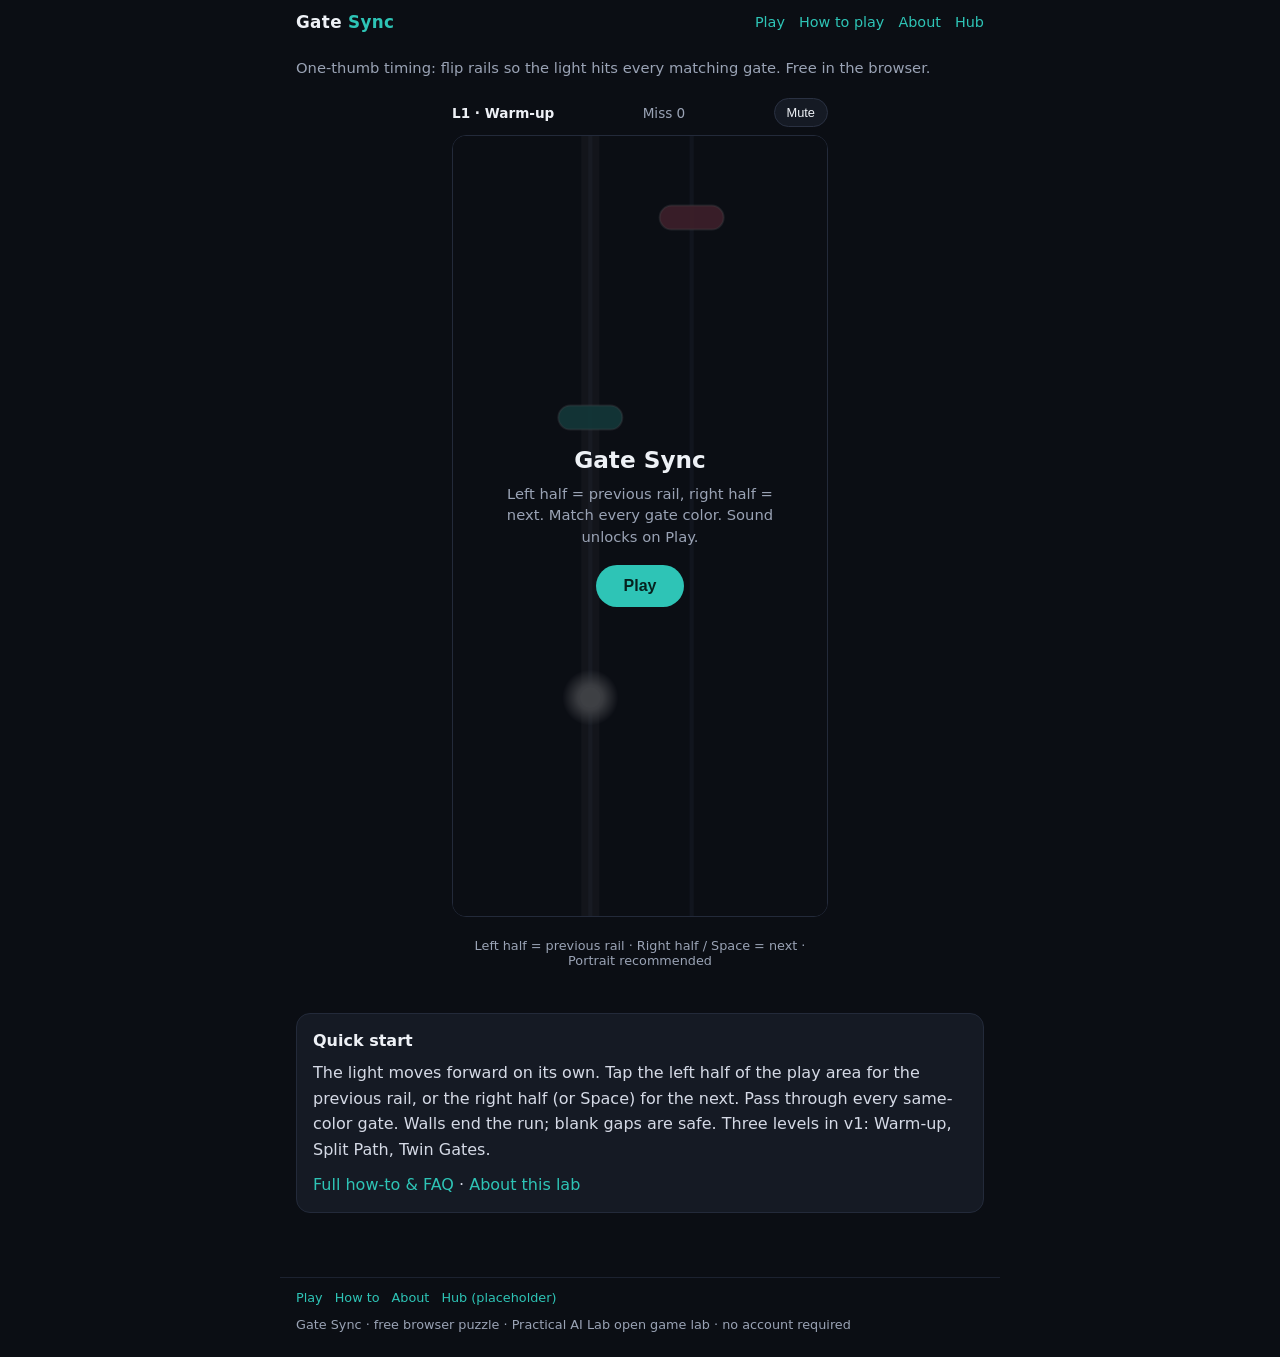
<file: gate-sync/index.html>
<!DOCTYPE html>
<html lang="en">
<head>
  <meta charset="utf-8" />
  <meta name="viewport" content="width=device-width, initial-scale=1, viewport-fit=cover" />
  <title>Gate Sync — free browser game (no download)</title>
  <meta name="description" content="Gate Sync is a free one-thumb color rail timing puzzle. Flip rails so the light hits every matching gate. Play in the browser — no account, no download." />
  <meta name="keywords" content="gate sync browser game free no download, one thumb color gates mobile game, color rail timing puzzle online free" />
  <link rel="canonical" href="./index.html" />
  <meta property="og:title" content="Gate Sync — free browser game" />
  <meta property="og:description" content="One-thumb timing: flip rails so the light hits every matching gate." />
  <meta property="og:type" content="website" />
  <link rel="stylesheet" href="css/style.css" />
</head>
<body>
  <header class="site-header">
    <div class="brand">Gate <span>Sync</span></div>
    <nav class="nav" aria-label="Primary">
      <a href="index.html">Play</a>
      <a href="howto.html">How to play</a>
      <a href="about.html">About</a>
      <a href="#hub">Hub</a>
    </nav>
  </header>
  <p class="tagline">One-thumb timing: flip rails so the light hits every matching gate. Free in the browser.</p>

  <main id="game-shell">
    <h1 class="hidden">Gate Sync — free browser game</h1>
    <div id="hud">
      <span id="hud-level">L1 · Warm-up</span>
      <span id="hud-stars" class="hidden">★★★</span>
      <span id="hud-miss">Miss 0</span>
      <button type="button" id="btn-mute" aria-pressed="false" title="Mute sound">Mute</button>
    </div>
    <div id="game-wrap">
      <div id="twin-hint" class="hidden" aria-live="polite"></div>
      <div id="sound-tip" class="hidden" aria-hidden="true">Sound unlocks on Play</div>
      <canvas id="game" width="390" height="700" aria-label="Gate Sync play area"></canvas>
      <div id="overlay">
        <h2 id="overlay-title">Gate Sync</h2>
        <p id="overlay-sub">Left half = previous rail, right half = next. Match every gate color. Sound unlocks on Play.</p>
        <button type="button" id="overlay-btn">Play</button>
      </div>
    </div>
    <p class="hint-bar">Left half = previous rail · Right half / Space = next · Portrait recommended</p>
  </main>

  <section class="page" style="padding-top:0">
    <div class="card">
      <strong>Quick start</strong>
      <p style="margin:0.4em 0 0">The light moves forward on its own. Tap the left half of the play area for the previous rail, or the right half (or Space) for the next. Pass through every same-color gate. Walls end the run; blank gaps are safe. Three levels in v1: Warm-up, Split Path, Twin Gates.</p>
      <p style="margin:0.6em 0 0"><a href="howto.html">Full how-to &amp; FAQ</a> · <a href="about.html">About this lab</a></p>
    </div>
  </section>

  <footer class="site-footer">
    <nav>
      <a href="index.html">Play</a>
      <a href="howto.html">How to</a>
      <a href="about.html">About</a>
      <a id="hub" href="./">Hub (placeholder)</a>
    </nav>
    <p>Gate Sync · free browser puzzle · Practical AI Lab open game lab · no account required</p>
  </footer>

  <script src="js/audio.js"></script>
  <script src="js/game.js"></script>
</body>
</html>
</file>
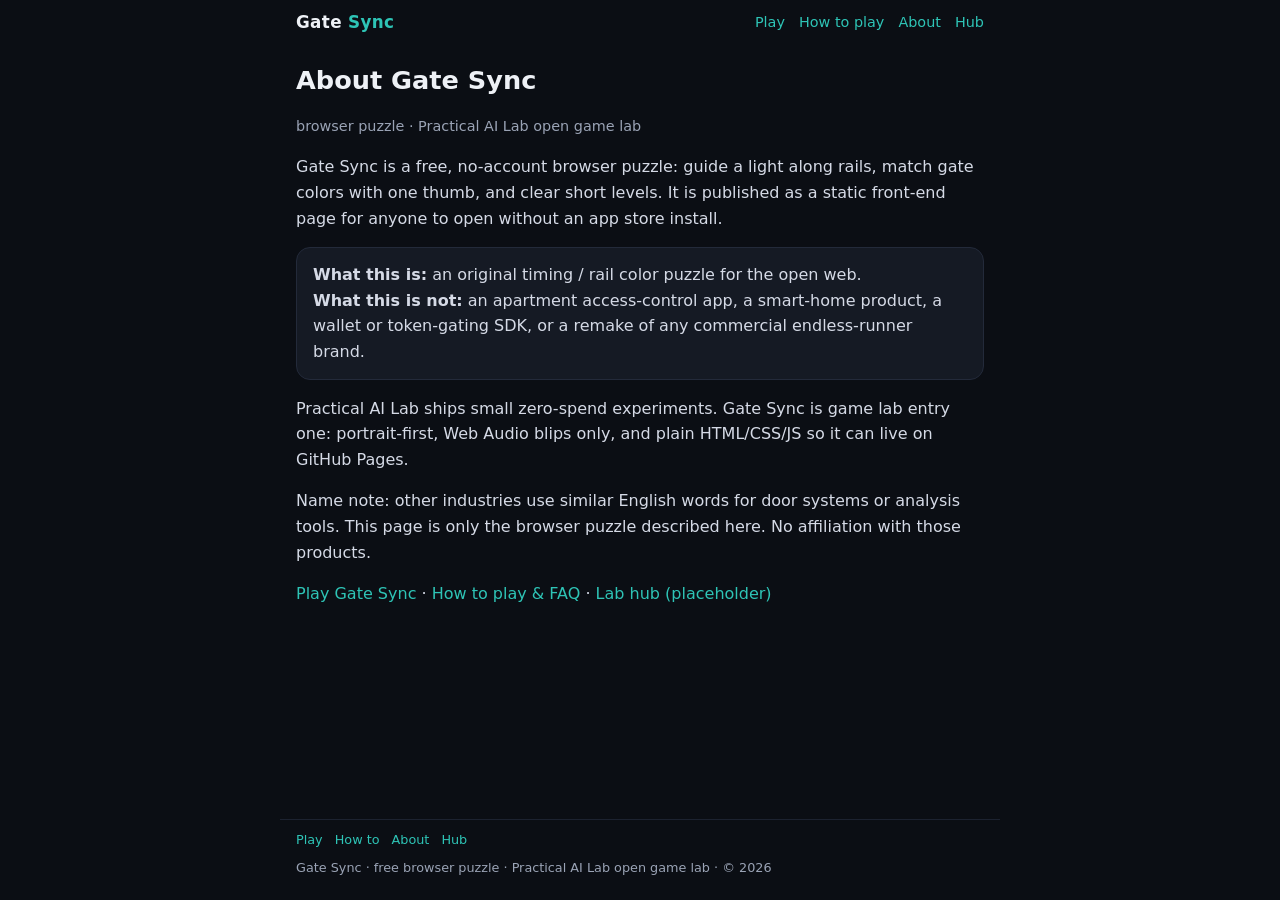
<file: gate-sync/about.html>
<!DOCTYPE html>
<html lang="en">
<head>
  <meta charset="utf-8" />
  <meta name="viewport" content="width=device-width, initial-scale=1" />
  <title>About Gate Sync — Practical AI Lab browser puzzle</title>
  <meta name="description" content="Gate Sync is a free browser puzzle from Practical AI Lab open game lab. Not an access-control product." />
  <link rel="stylesheet" href="css/style.css" />
</head>
<body>
  <header class="site-header">
    <div class="brand">Gate <span>Sync</span></div>
    <nav class="nav" aria-label="Primary">
      <a href="index.html">Play</a>
      <a href="howto.html">How to play</a>
      <a href="about.html">About</a>
      <a href="index.html#hub">Hub</a>
    </nav>
  </header>

  <article class="page">
    <h1>About Gate Sync</h1>
    <p class="meta">browser puzzle · Practical AI Lab open game lab</p>

    <p>
      Gate Sync is a free, no-account browser puzzle: guide a light along rails, match gate
      colors with one thumb, and clear short levels. It is published as a static front-end page
      for anyone to open without an app store install.
    </p>

    <div class="card">
      <p style="margin:0">
        <strong>What this is:</strong> an original timing / rail color puzzle for the open web.<br />
        <strong>What this is not:</strong> an apartment access-control app, a smart-home product,
        a wallet or token-gating SDK, or a remake of any commercial endless-runner brand.
      </p>
    </div>

    <p>
      Practical AI Lab ships small zero-spend experiments. Gate Sync is game lab entry one:
      portrait-first, Web Audio blips only, and plain HTML/CSS/JS so it can live on GitHub Pages.
    </p>

    <p>
      Name note: other industries use similar English words for door systems or analysis tools.
      This page is only the browser puzzle described here. No affiliation with those products.
    </p>

    <p>
      <a href="index.html">Play Gate Sync</a> ·
      <a href="howto.html">How to play &amp; FAQ</a> ·
      <a href="index.html#hub">Lab hub (placeholder)</a>
    </p>
  </article>

  <footer class="site-footer">
    <nav>
      <a href="index.html">Play</a>
      <a href="howto.html">How to</a>
      <a href="about.html">About</a>
      <a href="index.html#hub">Hub</a>
    </nav>
    <p>Gate Sync · free browser puzzle · Practical AI Lab open game lab · © 2026</p>
  </footer>
</body>
</html>
</file>
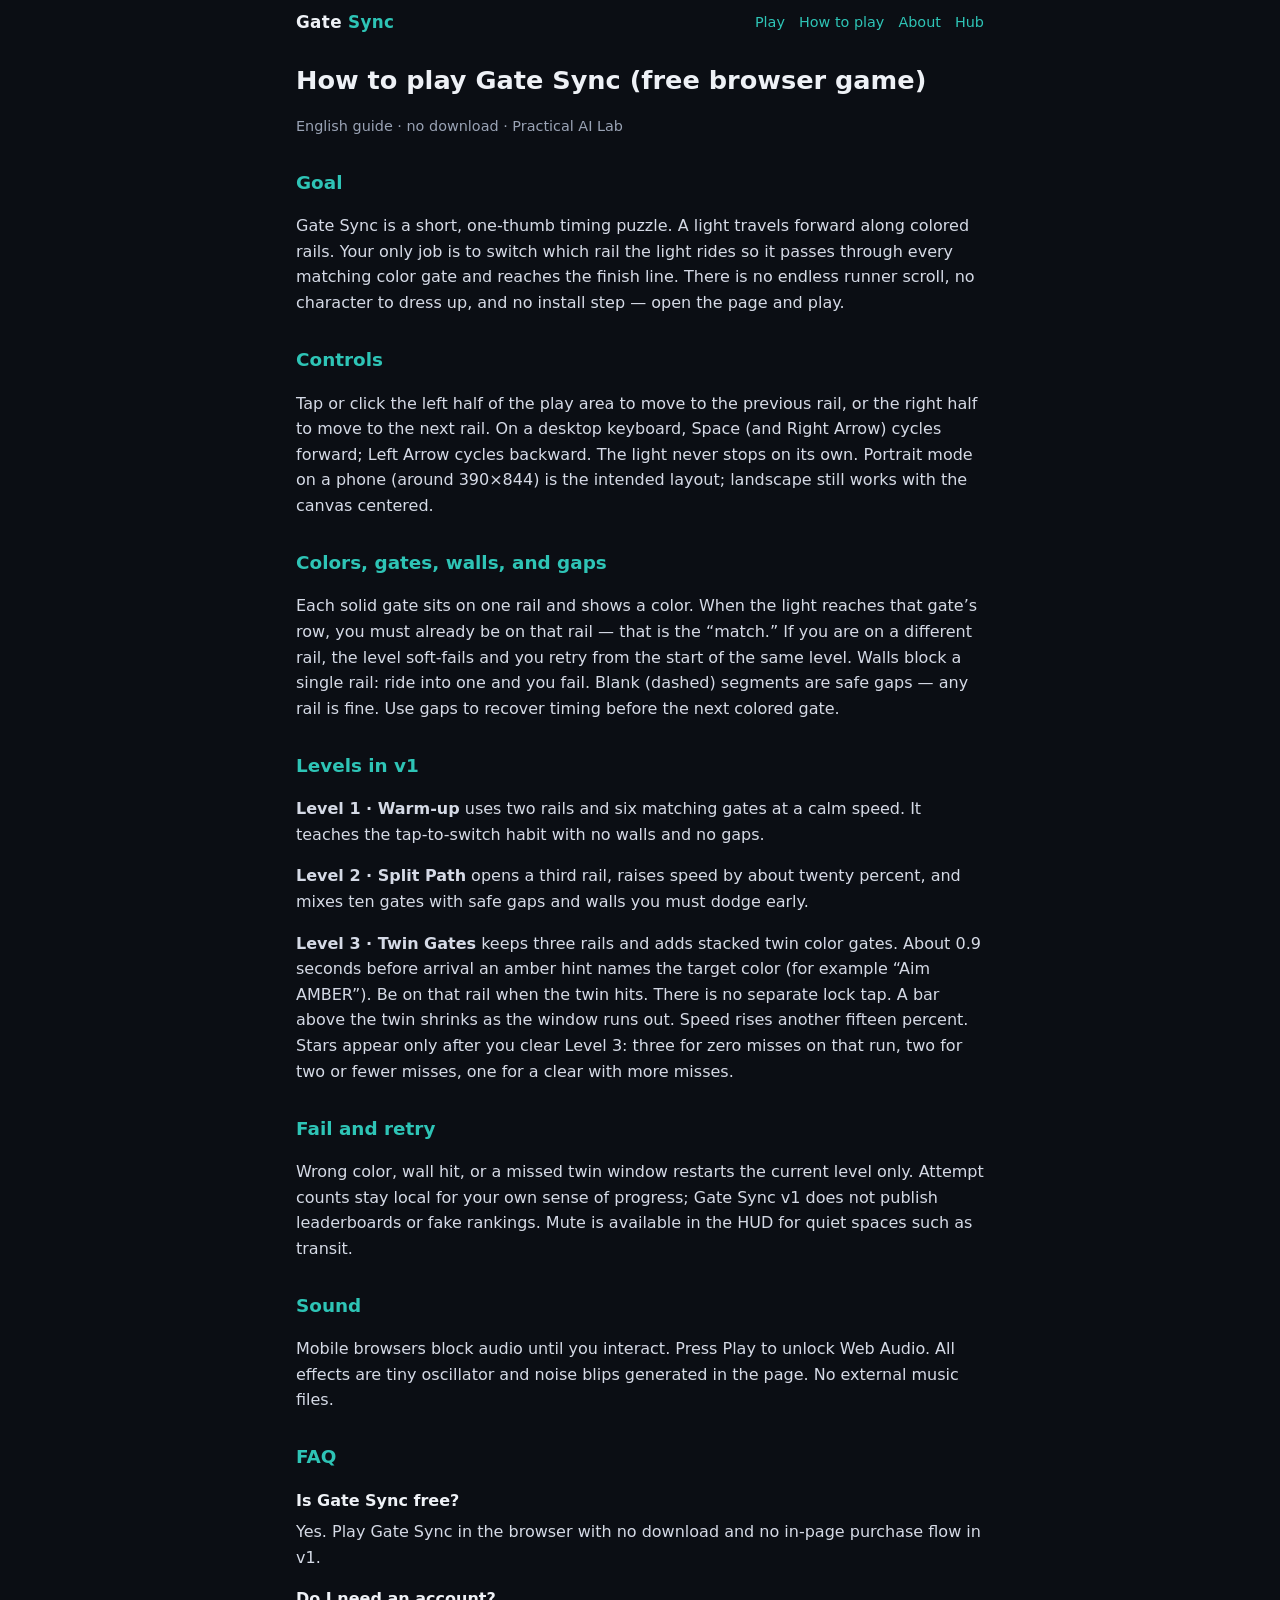
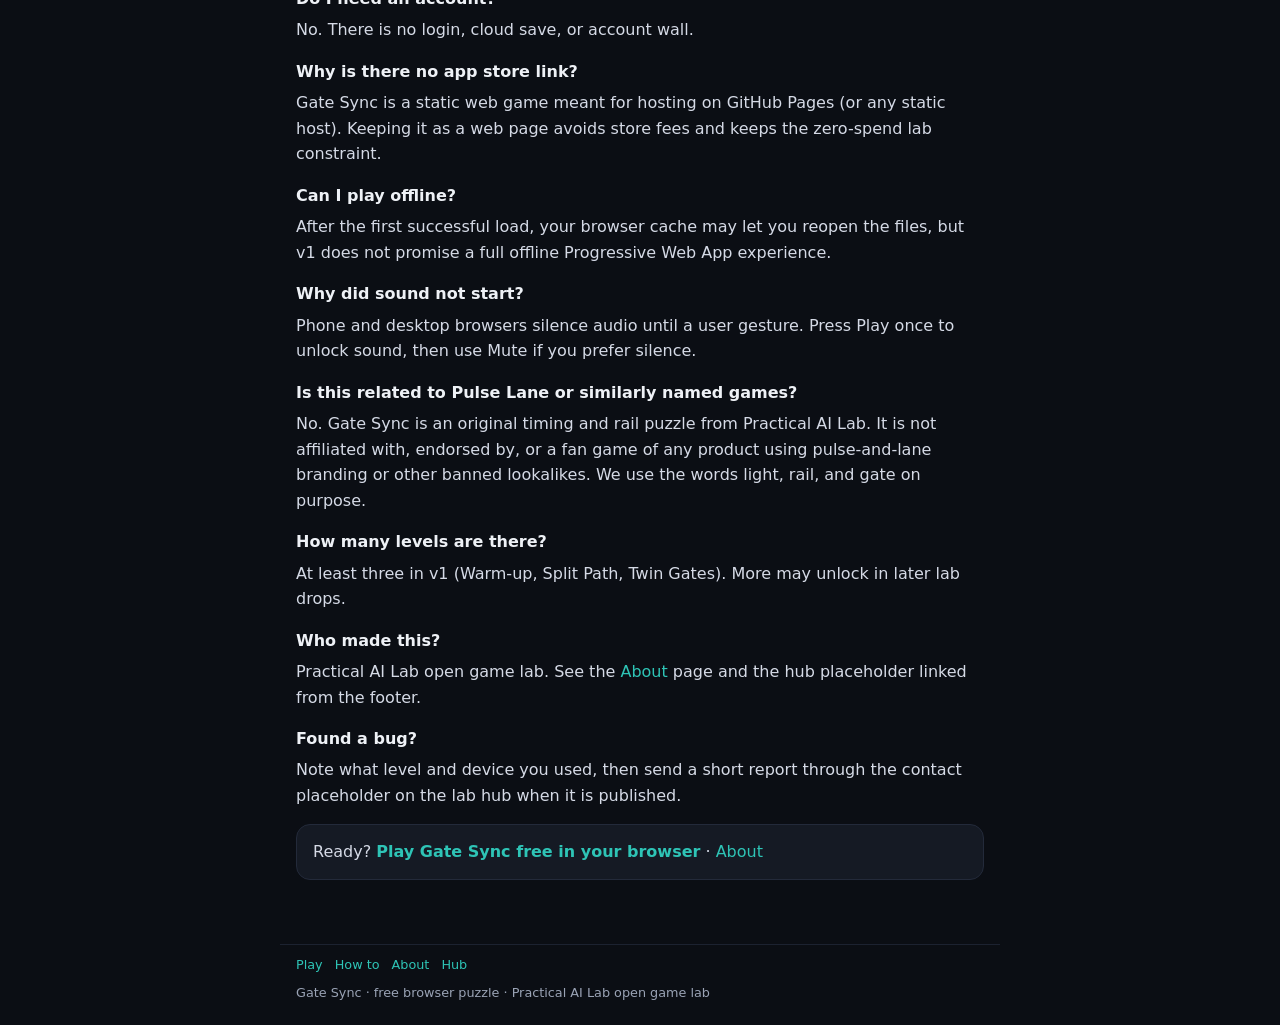
<file: gate-sync/howto.html>
<!DOCTYPE html>
<html lang="en">
<head>
  <meta charset="utf-8" />
  <meta name="viewport" content="width=device-width, initial-scale=1" />
  <title>How to play Gate Sync — free browser timing puzzle</title>
  <meta name="description" content="Learn Gate Sync: switch rails with one thumb, match gate colors, dodge walls, and clear Twin Gates. Free browser game FAQ." />
  <link rel="stylesheet" href="css/style.css" />
</head>
<body>
  <header class="site-header">
    <div class="brand">Gate <span>Sync</span></div>
    <nav class="nav" aria-label="Primary">
      <a href="index.html">Play</a>
      <a href="howto.html">How to play</a>
      <a href="about.html">About</a>
      <a href="index.html#hub">Hub</a>
    </nav>
  </header>

  <article class="page">
    <h1>How to play Gate Sync (free browser game)</h1>
    <p class="meta">English guide · no download · Practical AI Lab</p>

    <h2>Goal</h2>
    <p>
      Gate Sync is a short, one-thumb timing puzzle. A light travels forward along colored rails.
      Your only job is to switch which rail the light rides so it passes through every matching
      color gate and reaches the finish line. There is no endless runner scroll, no character to
      dress up, and no install step — open the page and play.
    </p>

    <h2>Controls</h2>
    <p>
      Tap or click the left half of the play area to move to the previous rail, or the right half
      to move to the next rail. On a desktop keyboard, Space (and Right Arrow) cycles forward;
      Left Arrow cycles backward. The light never stops on its own. Portrait mode on a phone
      (around 390×844) is the intended layout; landscape still works with the canvas centered.
    </p>

    <h2>Colors, gates, walls, and gaps</h2>
    <p>
      Each solid gate sits on one rail and shows a color. When the light reaches that gate’s row,
      you must already be on that rail — that is the “match.” If you are on a different rail, the
      level soft-fails and you retry from the start of the same level. Walls block a single rail:
      ride into one and you fail. Blank (dashed) segments are safe gaps — any rail is fine. Use
      gaps to recover timing before the next colored gate.
    </p>

    <h2>Levels in v1</h2>
    <p>
      <strong>Level 1 · Warm-up</strong> uses two rails and six matching gates at a calm speed.
      It teaches the tap-to-switch habit with no walls and no gaps.
    </p>
    <p>
      <strong>Level 2 · Split Path</strong> opens a third rail, raises speed by about twenty
      percent, and mixes ten gates with safe gaps and walls you must dodge early.
    </p>
    <p>
      <strong>Level 3 · Twin Gates</strong> keeps three rails and adds stacked twin color gates.
      About 0.9 seconds before arrival an amber hint names the target color (for example
      “Aim AMBER”). Be on that rail when the twin hits. There is no separate lock tap. A bar
      above the twin shrinks as the window runs out. Speed rises another fifteen percent.
      Stars appear only after you clear Level 3: three for zero misses on that run, two for two
      or fewer misses, one for a clear with more misses.
    </p>

    <h2>Fail and retry</h2>
    <p>
      Wrong color, wall hit, or a missed twin window restarts the current level only. Attempt
      counts stay local for your own sense of progress; Gate Sync v1 does not publish leaderboards
      or fake rankings. Mute is available in the HUD for quiet spaces such as transit.
    </p>

    <h2>Sound</h2>
    <p>
      Mobile browsers block audio until you interact. Press Play to unlock Web Audio. All effects
      are tiny oscillator and noise blips generated in the page. No external music files.
    </p>

    <h2>FAQ</h2>
    <dl class="faq">
      <dt>Is Gate Sync free?</dt>
      <dd>Yes. Play Gate Sync in the browser with no download and no in-page purchase flow in v1.</dd>

      <dt>Do I need an account?</dt>
      <dd>No. There is no login, cloud save, or account wall.</dd>

      <dt>Why is there no app store link?</dt>
      <dd>
        Gate Sync is a static web game meant for hosting on GitHub Pages (or any static host).
        Keeping it as a web page avoids store fees and keeps the zero-spend lab constraint.
      </dd>

      <dt>Can I play offline?</dt>
      <dd>
        After the first successful load, your browser cache may let you reopen the files, but v1
        does not promise a full offline Progressive Web App experience.
      </dd>

      <dt>Why did sound not start?</dt>
      <dd>
        Phone and desktop browsers silence audio until a user gesture. Press Play once to unlock
        sound, then use Mute if you prefer silence.
      </dd>

      <dt>Is this related to Pulse Lane or similarly named games?</dt>
      <dd>
        No. Gate Sync is an original timing and rail puzzle from Practical AI Lab. It is not
        affiliated with, endorsed by, or a fan game of any product using pulse-and-lane branding
        or other banned lookalikes. We use the words light, rail, and gate on purpose.
      </dd>

      <dt>How many levels are there?</dt>
      <dd>At least three in v1 (Warm-up, Split Path, Twin Gates). More may unlock in later lab drops.</dd>

      <dt>Who made this?</dt>
      <dd>
        Practical AI Lab open game lab. See the <a href="about.html">About</a> page and the hub
        placeholder linked from the footer.
      </dd>

      <dt>Found a bug?</dt>
      <dd>
        Note what level and device you used, then send a short report through the contact
        placeholder on the lab hub when it is published.
      </dd>
    </dl>

    <p class="card">
      Ready? <a href="index.html"><strong>Play Gate Sync free in your browser</strong></a>
      · <a href="about.html">About</a>
    </p>
  </article>

  <footer class="site-footer">
    <nav>
      <a href="index.html">Play</a>
      <a href="howto.html">How to</a>
      <a href="about.html">About</a>
      <a href="index.html#hub">Hub</a>
    </nav>
    <p>Gate Sync · free browser puzzle · Practical AI Lab open game lab</p>
  </footer>
</body>
</html>
</file>
<file: gate-sync/css/style.css>
/* Gate Sync — portrait-first abstract UI */
:root {
  --bg: #0b0e14;
  --panel: #151a24;
  --text: #eef1f6;
  --muted: #9aa3b5;
  --accent: #2ec4b6;
  --warn: #f4a261;
  --danger: #e85d75;
  --radius: 14px;
  --font: system-ui, -apple-system, "Segoe UI", Roboto, sans-serif;
}

* { box-sizing: border-box; }
html, body {
  margin: 0;
  padding: 0;
  background: var(--bg);
  color: var(--text);
  font-family: var(--font);
  min-height: 100%;
}
body {
  display: flex;
  flex-direction: column;
  align-items: center;
  min-height: 100vh;
}

a { color: var(--accent); text-decoration: none; }
a:hover { text-decoration: underline; }

.site-header, .site-footer {
  width: 100%;
  max-width: 720px;
  padding: 12px 16px;
}
.site-header {
  display: flex;
  flex-wrap: wrap;
  align-items: center;
  justify-content: space-between;
  gap: 8px;
}
.brand {
  font-weight: 700;
  font-size: 1.05rem;
  letter-spacing: 0.02em;
}
.brand span { color: var(--accent); }
.nav { display: flex; gap: 14px; flex-wrap: wrap; font-size: 0.9rem; }
.tagline {
  width: 100%;
  max-width: 720px;
  padding: 0 16px 8px;
  color: var(--muted);
  font-size: 0.92rem;
}

/* Game shell */
#game-shell {
  width: 100%;
  max-width: 420px;
  padding: 0 12px 16px;
  display: flex;
  flex-direction: column;
  gap: 8px;
}
#hud {
  display: flex;
  justify-content: space-between;
  align-items: center;
  gap: 8px;
  font-size: 0.85rem;
  color: var(--muted);
}
#hud-level { color: var(--text); font-weight: 600; }
#hud-stars { color: var(--warn); letter-spacing: 2px; }
#btn-mute {
  background: var(--panel);
  border: 1px solid #2a3142;
  color: var(--text);
  border-radius: 999px;
  padding: 6px 12px;
  font-size: 0.8rem;
  cursor: pointer;
}
#btn-mute[aria-pressed="true"] { color: var(--danger); }

#game-wrap {
  position: relative;
  width: 100%;
  background: #0f1219;
  border-radius: var(--radius);
  overflow: hidden;
  border: 1px solid #232a3a;
  touch-action: none;
  user-select: none;
}
#game {
  display: block;
  width: 100%;
  height: auto;
  margin: 0 auto;
  cursor: pointer;
}

#twin-hint {
  position: absolute;
  left: 50%;
  top: 12px;
  transform: translateX(-50%);
  background: rgba(244,162,97,0.92);
  color: #1a1208;
  font-size: 0.78rem;
  font-weight: 600;
  padding: 6px 12px;
  border-radius: 999px;
  white-space: nowrap;
  z-index: 3;
  pointer-events: none;
}
#twin-hint.hidden { display: none; }

#sound-tip {
  position: absolute;
  left: 50%;
  bottom: 16px;
  transform: translateX(-50%);
  background: rgba(21,26,36,0.92);
  border: 1px solid #2ec4b6;
  color: var(--text);
  font-size: 0.8rem;
  padding: 8px 14px;
  border-radius: 999px;
  z-index: 4;
  cursor: pointer;
}
#sound-tip.hidden { display: none; }

#overlay {
  position: absolute;
  inset: 0;
  background: rgba(11,14,20,0.78);
  display: flex;
  flex-direction: column;
  align-items: center;
  justify-content: center;
  gap: 10px;
  padding: 24px;
  text-align: center;
  z-index: 5;
}
#overlay.hidden { display: none; }
#overlay-title {
  font-size: 1.45rem;
  font-weight: 700;
  margin: 0;
}
#overlay-sub {
  color: var(--muted);
  font-size: 0.92rem;
  max-width: 280px;
  margin: 0;
  line-height: 1.45;
}
#overlay-btn {
  margin-top: 8px;
  background: var(--accent);
  color: #06211e;
  border: none;
  border-radius: 999px;
  padding: 12px 28px;
  font-weight: 700;
  font-size: 1rem;
  cursor: pointer;
}
#overlay-btn:active { transform: scale(0.98); }

.hint-bar {
  text-align: center;
  color: var(--muted);
  font-size: 0.8rem;
}

/* Content pages */
.page {
  width: 100%;
  max-width: 720px;
  padding: 8px 16px 48px;
  line-height: 1.6;
}
.page h1 {
  font-size: 1.6rem;
  margin: 8px 0 12px;
}
.page h2 {
  font-size: 1.15rem;
  margin-top: 1.6em;
  color: var(--accent);
}
.page p, .page li { color: #d5dae6; }
.page .meta { color: var(--muted); font-size: 0.9rem; }
.faq dt {
  font-weight: 700;
  margin-top: 1em;
  color: var(--text);
}
.faq dd {
  margin: 0.35em 0 0;
  color: #d5dae6;
}
.card {
  background: var(--panel);
  border: 1px solid #232a3a;
  border-radius: var(--radius);
  padding: 14px 16px;
  margin: 16px 0;
}
.hidden { display: none !important; }

.site-footer {
  color: var(--muted);
  font-size: 0.8rem;
  border-top: 1px solid #1c2230;
  margin-top: auto;
}
.site-footer nav { display: flex; gap: 12px; flex-wrap: wrap; margin-bottom: 6px; }

@media (min-width: 700px) {
  #game-shell { max-width: 400px; }
}
</file>
